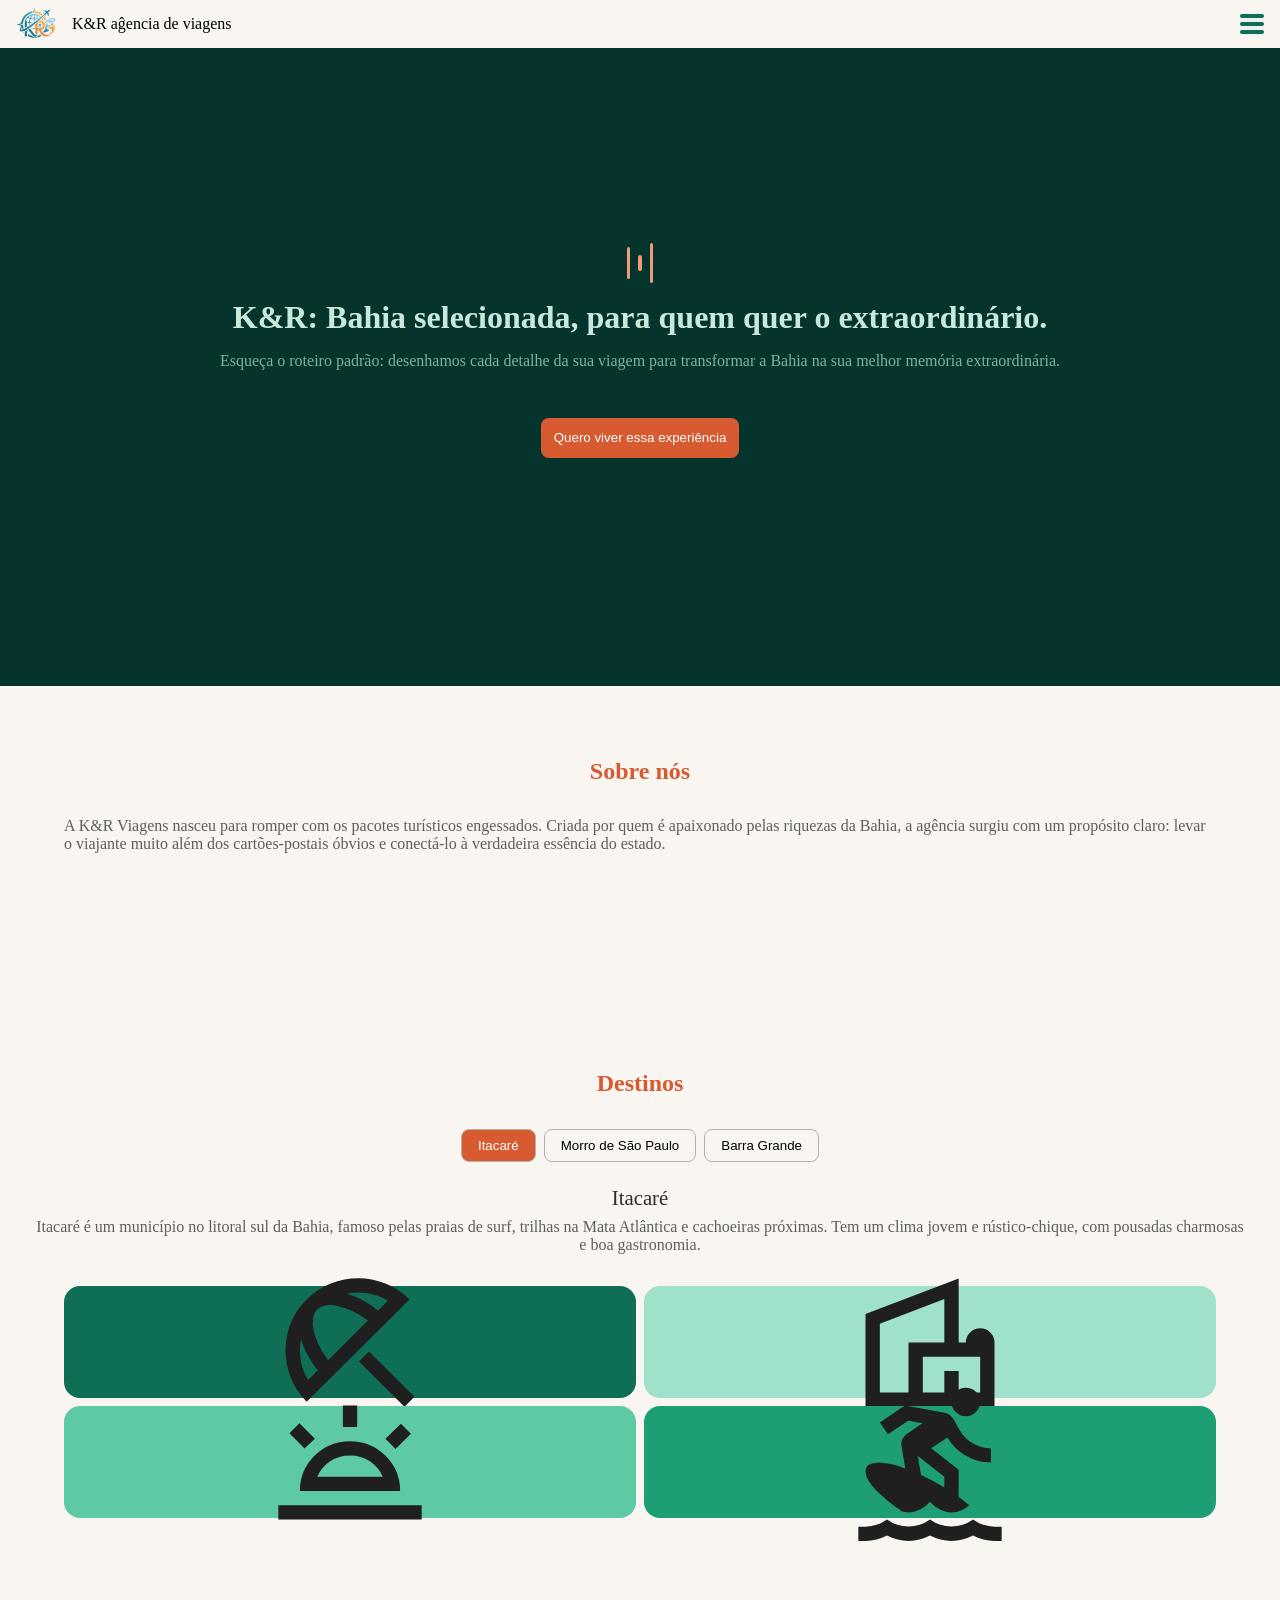
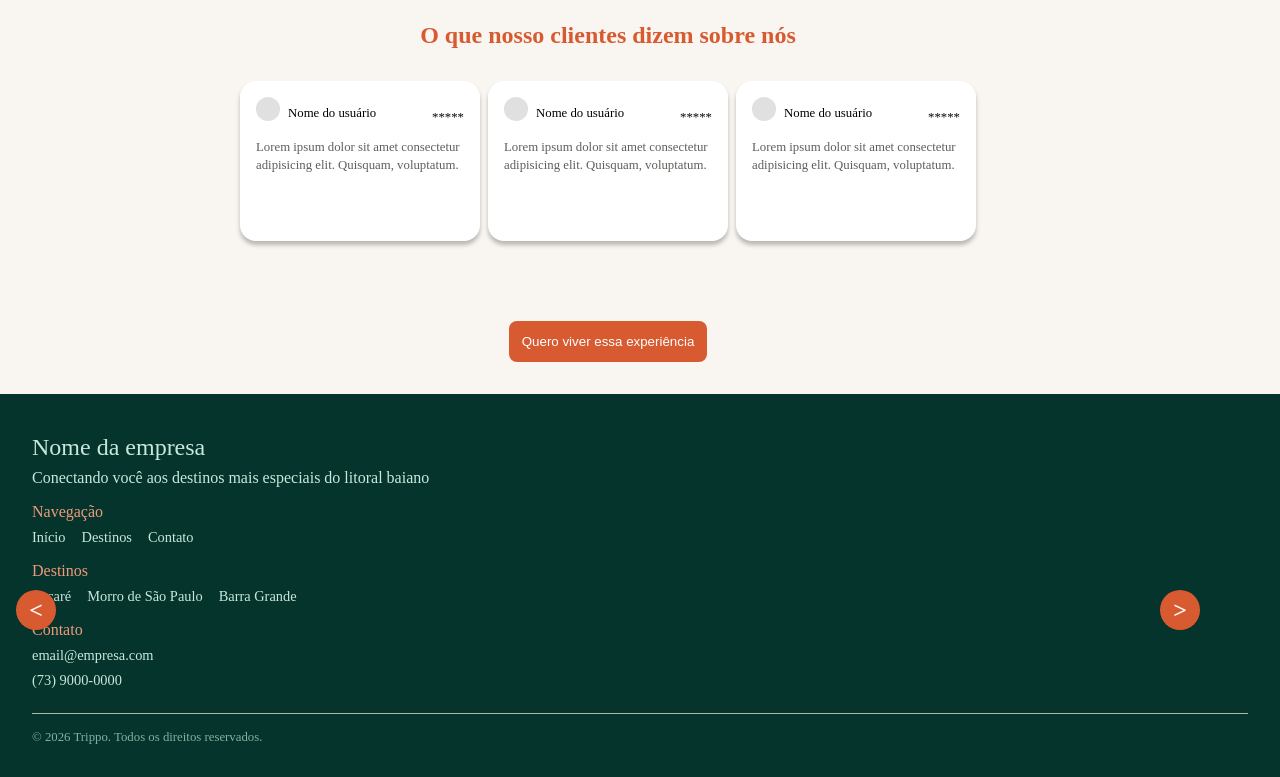
<file: index.html>
<!DOCTYPE html>
<html lang="PT-br">
<head>
    <meta charset="UTF-8">
    <meta name="viewport" content="width=device-width, initial-scale=1.0">
    <link rel="stylesheet" href="css/style.css">

    <link rel="stylesheet" href="css/nav.css">

    <link rel="stylesheet" href="css/hero.css">

    <link rel="stylesheet" href="css/aboutUs.css">

    <link rel="stylesheet" href="css/destination.css">

    <link rel="stylesheet" href="css/comments.css">

    <link rel="stylesheet" href="css/footer.css">
    
    <script src="js/nav.js" defer></script>
    <script type="module" src="js/destinos.js" defer></script>
    <script src="js/lightbox.js" defer></script>

    <title>K&R aĝencia de viagens</title>
    <link rel="shortcut icon" href="img/Icon.webp" type="image/x-icon">

</head>
<body>
    <header>
        <div class="iconCompanyName">
            <img src="img/Icon.webp" class="icon">
            <p>K&R aĝencia de viagens</p>
        </div>
        <button class="menuButton">
            <span class="top"></span>
            <span class="middle"></span>
            <span class="bottom"></span>
        </button>
        <nav class="menuNavigation">
            <ul class="navigationMenuList">
                <li>Início</li>
                <button class="destinationMenu">
                <li>Destinos</li>
                <div class="destinationMenuSpan">
                <span class="firstSpanDestinationMenu"></span>
                <span class="lastSpanDestinationMenu"></span>
                </div>
                </button>
                <ul class="destination">
                        <li>Itacaré</li>
                        <li>Morro de São Paulo</li>
                        <li>Barra Grande</li>
                </ul>
                <li>Exterior</li>
                <li>Contato</li>
            </ul>
            <div class="socialNetworks">
                <img src="img/svg/instagram.svg" alt="Nosso instagram">
                <img src="img/svg/facebook.svg" alt="Nosso facebook">
            </div>
        </nav>
    </header>

    <main>
        <div class="companySlogan">
            <div class="companySloganSpan">
                <span class="firstSpanCompanySlogan"></span>
                <span class="middleSpanCompanySlogan"></span>
                <span class="lastSpanCompanySlogan"></span>
            </div>
            <h1>K&R: Bahia selecionada, para quem quer o extraordinário.</h1>
            <p>Esqueça o roteiro padrão: desenhamos cada detalhe da sua viagem para transformar a Bahia na sua melhor memória extraordinária.</p>
            <button class="contactUsButton">Quero viver essa experiência</button>
        </div>

        <div class="aboutUsContainer">
            <p>Sobre nós</p>
            <p>A K&R Viagens nasceu para romper com os pacotes turísticos engessados. Criada por quem é apaixonado pelas riquezas da Bahia, a agência surgiu com um propósito claro: levar o viajante muito além dos cartões-postais óbvios e conectá-lo à verdadeira essência do estado.</p>
        </div>
        
        <div class="destinationsContainer">
            <p class="destinationsTitle">Destinos</p>
            <div class="destinations" >
                <button id="itacareDestination" data-destination="itacare" class="destinationButton active">Itacaré</button>
                <button id="morroDeSaoPauloDestination" data-destination="morroDeSaoPaulo" class="destinationButton">Morro de São Paulo</button>
                <button id="barraGrandeDestination" data-destination="barraGrande" class="destinationButton">Barra Grande</button>
            </div>

            <div class="destinyInfo">
                <p class="nameDestiny" id="nameDestiny"> Cidade</p>
                <p class="historyDestiny" id="historyDestiny">Historia da cidade</p>
            </div>
            <div class="imgDestiny">
                <div class="backgroundFirstPhotoDestination photoDestination ">
                    <div class="backgroundSpanPhotoDestination">
                        <span class="spanPhotoDestination"></span>
                        <span class="spanPhotoDestination"></span>
                    </div>
                    <img class="firstPhotoDestination" id="firstPhotoDestination" >
                </div>
                <div class="backgroundsecondPhotoDestination photoDestination">
                    <div class="backgroundSpanPhotoDestination">
                        <span></span>
                        <span></span>
                    </div>
                    <img class="secondPhotoDestination" id="secondPhotoDestination">
                </div>
                <div class="backgroundthirdPhotoDestination photoDestination">
                    <div class="backgroundSpanPhotoDestination">
                        <span></span>
                        <span></span>
                    </div>
                    <img class="thirdPhotoDestination" id="thirdPhotoDestination">
                </div>
                <div class="backgroundfourthPhotoDestination photoDestination">
                    <div class="backgroundSpanPhotoDestination">
                    <span></span>
                    <span></span>
                    </div>
                    <img class="fourthPhotoDestination" id="fourthPhotoDestination">
                </div>
            </div>
        </div>

        <div class="commentsContainer">
            <p>O que nosso clientes dizem sobre nós</p>
            <span class="next">
                <span> > </span>
            </span>
            <span class="previous">
                <span> < </span>
            </span>
            <div class="backgroundComments">
            <div class="firstComment">
                    <div class="comments">
                        <div class="userInfo">
                            <div>
                                <div class="photoUser"></div>
                                <span class="nameUser">Nome do usuário</span>
                            </div>
                            <span class="startUser">*****</span>
                        </div>
                        <span class="commentUser">Lorem ipsum dolor sit amet consectetur adipisicing elit. Quisquam, voluptatum.</span>
                    </div>
                </div>
                <div class="secondComment">
                    <div class="comments">
                        <div class="userInfo">
                            <div>
                                <div class="photoUser"></div>
                                <span class="nameUser">Nome do usuário</span>
                            </div>
                            <span class="startUser">*****</span>
                        </div>
                        <span class="commentUser">Lorem ipsum dolor sit amet consectetur adipisicing elit. Quisquam, voluptatum.</span>
                    </div>
                </div>
                <div class="thirdComment">
                    <div class="comments">
                        <div class="userInfo">
                            <div>
                                <div class="photoUser"></div>
                                <span class="nameUser">Nome do usuário</span>
                            </div>
                            <span class="startUser">*****</span>
                        </div>
                        <span class="commentUser">Lorem ipsum dolor sit amet consectetur adipisicing elit. Quisquam, voluptatum.</span>
                    </div>
            </div>
        </div>
        <button class="contactUsButton">Quero viver essa experiência</button>
    </main>

    <footer>
        <section class="upFooter">
            <div class="firstFooter">
                <p>Nome da empresa</p>
                <p>Conectando você aos destinos mais especiais do litoral baiano</p>
            </div>
            <div class="secondFooter">
                <p>Navegação</p>
                <ul>
                    <li>Início</li>
                    <li>Destinos</li>
                    <li>Contato</li>
                </ul>
            </div>
            <div class="thirdFooter">
                <p>Destinos</p>
                <ul>
                    <li>Itacaré</li>
                    <li>Morro de São Paulo</li>
                    <li>Barra Grande</li>
                </ul>
            </div>
            <div class="lastFooter">
                <p>Contato</p>
                <ul>
                    <li>email@empresa.com</li>
                    <li>(73) 9000-0000</li>
                </ul>
            </div>
        </section>
        <div class="downFooter"> 
            <p>© 2026 Trippo. Todos os direitos reservados.</p>
        </div>
    </footer>
</body>
</html>
</file>
<file: css/style.css>
:root {
  /* Cores base */
  --cor-fundo-claro: #F9F6F1;       /* fundo geral das seções claras */
  --cor-fundo-escuro: #04342C;      /* verde-petróleo, hero e footer */

  /* Cores de texto */
  --texto-principal: #2C2C2A;
  --texto-secundario: #5F5E5A;
  --texto-suave: #888780;           /* usado em textos de história/itálico */
  --texto-claro-footer: #C9E8DC;
  --texto-apagado-footer: #7FB3A0;

  /* Acentos tropicais (coral/âmbar) */
  --acento-principal: #D85A30;      /* botões ativos, CTAs */
  --acento-principal-escuro: #a94523;  /* Para o hover no style */
  --acento-claro: #F0997B;          /* detalhes, linhas decorativas */
  --acento-suave: #F5C4B3;          /* fundos de cards/fotos */

  /* Verdes de apoio (tons intermediários) */
  --verde-100: #9FE1CB;
  --verde-200: #5DCAA5;
  --verde-300: #1D9E75;
  --verde-400: #0F6E56;

  /* Bordas e neutros */
  --borda-neutra: #B4B2A9;

  /* Azuis (usados como acento específico de Barra Grande) */
  --azul-100: #B5D4F4;
  --azul-200: #85B7EB;
  --azul-300: #378ADD;
  --azul-400: #185FA5;
  --azul-escuro: #042C53;

  --branco: #FFFFFF;
  --cinza-claro: #E0E0E0;
  --cinza-escuro: #4A4A4A;
  --preto: #000000;
}


*{
  margin: 0;
  padding: 0;
  box-sizing: border-box;
  list-style: none;
}

html, body{
  max-width: 100%;
  overflow-x: hidden;
}
</file>
<file: css/nav.css>
header{
    position: fixed;
    top: 0;
    left: 0;
    background-color: var(--cor-fundo-claro);
    width: 100vw;
    height: 3rem;
    display: flex;
    justify-content: space-between;
    align-items: center;
    z-index: 1000;
}


.iconCompanyName{
    margin-left: 1rem;
    display: flex;
    align-items: center;
    gap: 1rem;
}

.icon{
    width: 2.5rem;
}

.menuButton{
    margin-right: 1rem;
    width:  1.5rem;
    height: 1.5rem;
    border: none;
    border-radius: 2px;
    position: relative;
    display: flex;
    align-items: center;
    justify-content: center;
    overflow: hidden;
    cursor: pointer;
}

.menuButton span{
    width: 1.5rem;
    height: .2rem;
    background: var(--verde-400);
    position: absolute;
    border-radius: 10px;
    transition: 0.4s;
}

.menuButton .top{
    transform: translateY(-8px);
}

.menuButton .bottom{
    transform: translateY(8px);
}

.menuButton.active .middle{
    transform: translateX(80px);
}

.menuButton.active .top{
    width: 50px;
    transform: translateY(0) rotate(45deg);
}

.menuButton.active .bottom{
    width: 50px;
    transform: translateY(0) rotate(315deg);
    transition-delay: 0.2s;
}

.menuNavigation{
    position: absolute;
    right: 0;
    top: 3rem;
    z-index: 10000;
    width: 50%;
    height: 100rem;
    display: flex;
    flex-direction: column;
    gap: 5rem;
    border-top: .1rem solid var(--verde-400);
    background-color: var(--cor-fundo-claro);
    transform: translateX(150%);
    transition: 0.5s ease-in-out;
    z-index: 20;
}

.menuNavigation.active{
    transform: translateX(0);
}

.navigationMenuList{
    margin-top: 1rem;
}

.navigationMenuList li{
 padding: 1rem 0 1rem 1rem;
}

.navigationMenuList button{
    background-color: var(--cor-fundo-claro);
    border: none;

}

.destinationMenu{
    display: flex;
    align-items: center;
    gap: 1rem;
    font-size: 16px;
    cursor: pointer;
}

.destinationMenuSpan{
    position: relative;
    display: flex;
    justify-content: center;
    align-items: center;
    width: 1rem;
    height: 1rem;
    transform: rotate(180deg);
    transition: 0.2s;
}

.destinationMenuSpan.active{
    transform: rotate(0deg);
}
.destinationMenuSpan span{
    position: absolute;
    display: inline-block;
    width: .1rem;
    height: .7rem;
    border-radius: 5px;
    background-color: var(--verde-400);
    left: 50%;
    top: 50%;
}


.firstSpanDestinationMenu{
    transform-origin: top;
    transform: translate(-50%, -50%) rotate(40deg);
}

.lastSpanDestinationMenu{
    transform-origin: top;
    transform: translate(-50%, -50%) rotate(-40deg);
}

.destination{
    display: none;
    margin-left: .5rem;
}

.destination.active{
    display: flex;
    flex-direction: column;
    justify-content: center;
}

.socialNetworks{
    display: flex;
    gap: 1rem;
    margin-left: 1rem;
}
</file>
<file: css/hero.css>
main{
    background-color: var(--cor-fundo-claro);
}

.companySlogan{
    margin-top: 2.9rem;
    width: 100%;
    height: 40rem;;
    background-color: var(--cor-fundo-escuro);
    display: flex;
    flex-direction: column;
    justify-content: center;
    align-items: center;
    gap: 1rem;
}

.companySloganSpan{
    display: flex;
    justify-content: center;
    align-items: center;
    gap: .5rem;
}

.companySloganSpan span{
    background-color: var(--acento-claro);
}

.firstSpanCompanySlogan{
    width: .2rem;
    height: 2rem;
    border-radius: 1rem;
}

.middleSpanCompanySlogan{
    width: .2rem;
    height: 1rem;
    border-radius: 1rem;
}

.lastSpanCompanySlogan{
     width: .2rem;
    height: 2.5rem;
    border-radius: 1rem;
}

.companySlogan h1{
    color: var(--texto-claro-footer);
    text-align: center;
}

.companySlogan p{
    color: var(--texto-apagado-footer);
    text-align: center;
}

.contactUsButton{
    margin: 2rem auto;
    padding: .8rem;
    border-radius: .5rem;
    background-color: var(--acento-principal);
    color: var(--branco);
    border: none;
    cursor: pointer;
}

.contactUsButton:hover{
    background-color: var(--acento-principal-escuro);
}
</file>
<file: css/aboutUs.css>
.aboutUsContainer {
    margin: 2rem auto;
    background-color: var(--cor-fundo-claro);
    height: 20rem;
    width: 90%;
    display: flex;
    flex-direction: column;
    align-items: center;
    gap: 2rem;
}

.aboutUsContainer p:first-child {
 margin-top: 2.5rem;
 color: var(--acento-principal);
 font-size: 1.5rem;
 font-weight: 600;
}

.aboutUsContainer p:nth-child(2) {
    color: var(--texto-secundario);
    font-size: 1rem;
}
</file>
<file: css/destination.css>
.destinationsContainer{
    background-color:var(--cor-fundo-claro);
    width: 100vw;
    height: 30rem;
    display: flex;
    flex-direction: column;
    align-items: center;
}

.destinationsTitle{
    color: var(--acento-principal);
    font-size: 1.5rem;
    font-weight: 600;
}

.destinations{
    margin-top: 2rem;
    display: flex;
    gap: .5rem;

}


.destinations button{
    background-color: transparent;
    padding: .5rem 1rem;
    border: .1rem solid var(--borda-neutra);
    border-radius: .5rem;
}

.destinyInfo{
    margin-top: 1.5rem;
}

.nameDestiny{
    font-size: 1.3rem;
    color: var(--texto-principal);
    text-align: center;
}

.historyDestiny{
    margin: .5rem auto;
    font-size: 1rem;
    color: var(--texto-secundario);
    text-align: center;
    width: 95%;
}

.imgDestiny{
    margin: 1.5rem auto;
    width: 90%;
    display: grid;
    grid-template-columns: repeat(2, 1fr);
    gap: .5rem;
}

.imgDestiny div{
    position: relative;
    width: 100%;
    height: 7rem;
    border-radius: 1rem;
    display: flex;
    justify-content: center;
    align-items: center;
    flex-direction: column;
    
}



.firstPhotoDestination,
.secondPhotoDestination,
.thirdPhotoDestination,
.fourthPhotoDestination {
    width: 30%;
    border-radius: 1rem;
}


.destinationButton.active{
    background-color: var(--acento-principal);
    color: var(--branco);
}

.photoDestination.active{
    position: absolute;
    width: 95%;
    height: 25rem;
    z-index: 2;
}


.photoDestination.active .backgroundSpanPhotoDestination span{
    display: block;
}

.backgroundSpanPhotoDestination{
    bottom: 6rem;
    left: 10rem;
    position: absolute;
    width: 1rem;
}

.backgroundSpanPhotoDestination span{
    width: 2rem;
    height: .5rem;
    border-radius: 5px;
    background-color: var(--preto);
    position: absolute;
    display: none;
}

.backgroundSpanPhotoDestination span:first-child{
    transform:  rotate(45deg);
}

.backgroundSpanPhotoDestination span:last-child{
    transform:rotate(315deg);
}
</file>
<file: css/comments.css>
.commentsContainer{
    margin-top: 2rem;
    position: relative;
    display: flex;
    flex-direction: column;
    align-items: center;
    width: 95vw;
}

.commentsContainer p{
    text-align: center;
    margin-top: 2.5rem;
    color: var(--acento-principal);
    font-size: 1.5rem;
    font-weight: 600;

}

/*Next and previous buttons for the comments carousel*/

.next, .previous{
    position: absolute;
    background-color: var(--acento-principal);
    width: 2.5rem;
    height: 2.5rem;
    border-radius: 50%;
    display: flex;
    justify-content: center;
    align-items: center;
    margin:50% auto;
    z-index: 1;
}

.next span, .previous span{
    color: var(--branco);
    font-size: 1.5rem;
    font-weight: 800;
}


.next{
    right: 1rem;
}

.previous{
    left: 1rem;
}


/*Comment section background */
.backgroundComments{
    display: flex;
    gap: .5rem;
    height: 15rem;
    position: relative;
}

.firstComment, .secondComment, .thirdComment{
    margin-top: 2rem;
    background-color: var(--branco);
    width: 15rem;
    height: 10rem;
    border-radius: 1rem;
    box-shadow: 0px 4px 4px rgba(0, 0, 0, 0.25);
}

.comments{
    margin: 1rem;
}

.userInfo{
    display: flex;
    justify-content: space-between;
    align-items: center;
    font-size: 0.8rem;
}

.userInfo div{
    display: flex;
    align-items: center;
    margin-bottom: .5rem;
}

.photoUser{
    background-color: var(--cinza-claro);
    position: sticky;
    width: 1.5rem;
    height: 1.5rem;
    border-radius: 50%;
    margin-right: .5rem;
}

.commentUser{
    font-size: 0.8rem;
    color: var(--texto-secundario);
}
</file>
<file: css/footer.css>
footer{
    background-color: var(--cor-fundo-escuro);
    padding: 2rem;
}

.upFooter{
    display: flex;
    flex-direction: column;
    gap: 1rem;
}

.firstFooter p{
    color: var(--texto-claro-footer);
    margin-top: .5rem;
}

.firstFooter p:first-child{
    font-size: 1.5rem;
    font-weight: 500;
}

.secondFooter p{
    color: var(--acento-claro)
}

.secondFooter ul{
    display: flex;
    gap: 1rem;
}

.secondFooter ul li{
    margin-top: .5rem;
    color: var(--texto-claro-footer);
    font-size: .9rem;
}

.thirdFooter p{
    color: var(--acento-claro);
}

.thirdFooter ul{
    display: flex;
    gap: 1rem;
}

.thirdFooter ul li{
    margin-top: .5rem;
    color: var(--texto-claro-footer);
    font-size: .9rem;
}

.lastFooter p{
    color: var(--acento-claro);
    margin-bottom: .5rem;
}

.lastFooter ul li{
    color: var(--texto-claro-footer);
    font-size: .9rem;
    margin-top: .5rem;
}

.downFooter{
    margin-top: 1.5rem;
    border-top: .1rem solid var(--borda-neutra);
}

.downFooter p{
    color: var(--texto-apagado-footer);
    font-size: .8rem;
    margin-top: 1rem;
}
</file>
